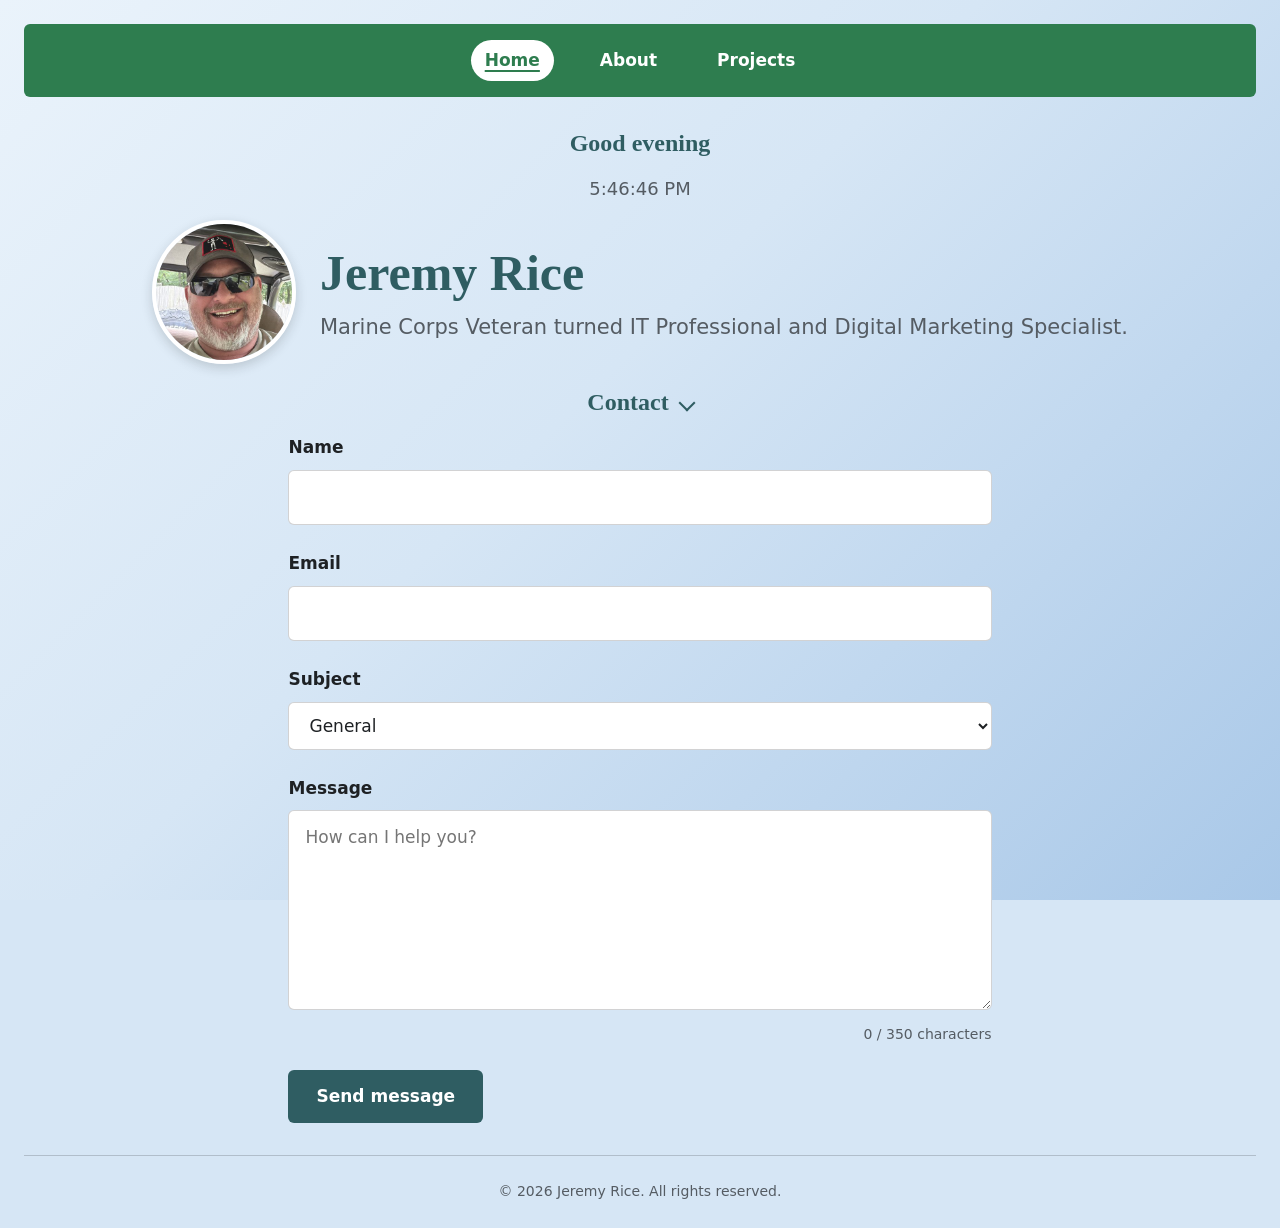
<file: index.html>
<!DOCTYPE html>
<html lang="en">
<head>
  <meta charset="UTF-8">
  <meta name="viewport" content="width=device-width, initial-scale=1.0">
  <title>Jeremy Rice | Veteran. Marketer. Technologist.</title>
  <link rel="stylesheet" href="profile.css">
</head>
<body>
  <nav aria-label="Main">
    <ul>
      <li><a href="index.html" aria-current="page">Home</a></li>
      <li><a href="about.html">About</a></li>
      <li><a href="projects.html">Projects</a></li>
    </ul>
  </nav>

  <h2 id="greeting"></h2>
  <p id="clock"><time></time></p>

  <header>
    <img src="jeremy.jpg" alt="Photo of Jeremy Rice" width="400" height="400">
    <hgroup>
      <h1>Jeremy Rice</h1>
      <p>Marine Corps Veteran turned IT Professional and Digital Marketing Specialist.</p>
    </hgroup>
  </header>

  <main>
    <section id="contact">
      <h2>
        <button type="button" class="section-toggle" aria-expanded="true" aria-controls="contact-content">Contact</button>
      </h2>
      <div id="contact-content">
        <form>
          <p>
            <label for="name">Name</label>
            <input type="text" id="name" name="name" autocomplete="name" required>
          </p>

          <p>
            <label for="email">Email</label>
            <input type="email" id="email" name="email" autocomplete="email" required>
          </p>

          <p>
            <label for="subject">Subject</label>
            <select id="subject" name="subject">
              <option value="general">General</option>
              <option value="project-inquiry">Project inquiry</option>
              <option value="other">Other</option>
            </select>
          </p>

          <p>
            <label for="message">Message</label>
            <textarea id="message" name="message" rows="6" maxlength="350" placeholder="How can I help you?" aria-describedby="message-count" required></textarea>
            <span id="message-count" class="char-count">0 / 350 characters</span>
          </p>

          <button type="submit">Send message</button>
        </form>
      </div>
    </section>
  </main>

  <footer>
    <p>&copy; 2026 Jeremy Rice. All rights reserved.</p>
  </footer>

  <script src="profile.js"></script>
</body>
</html>
</file>
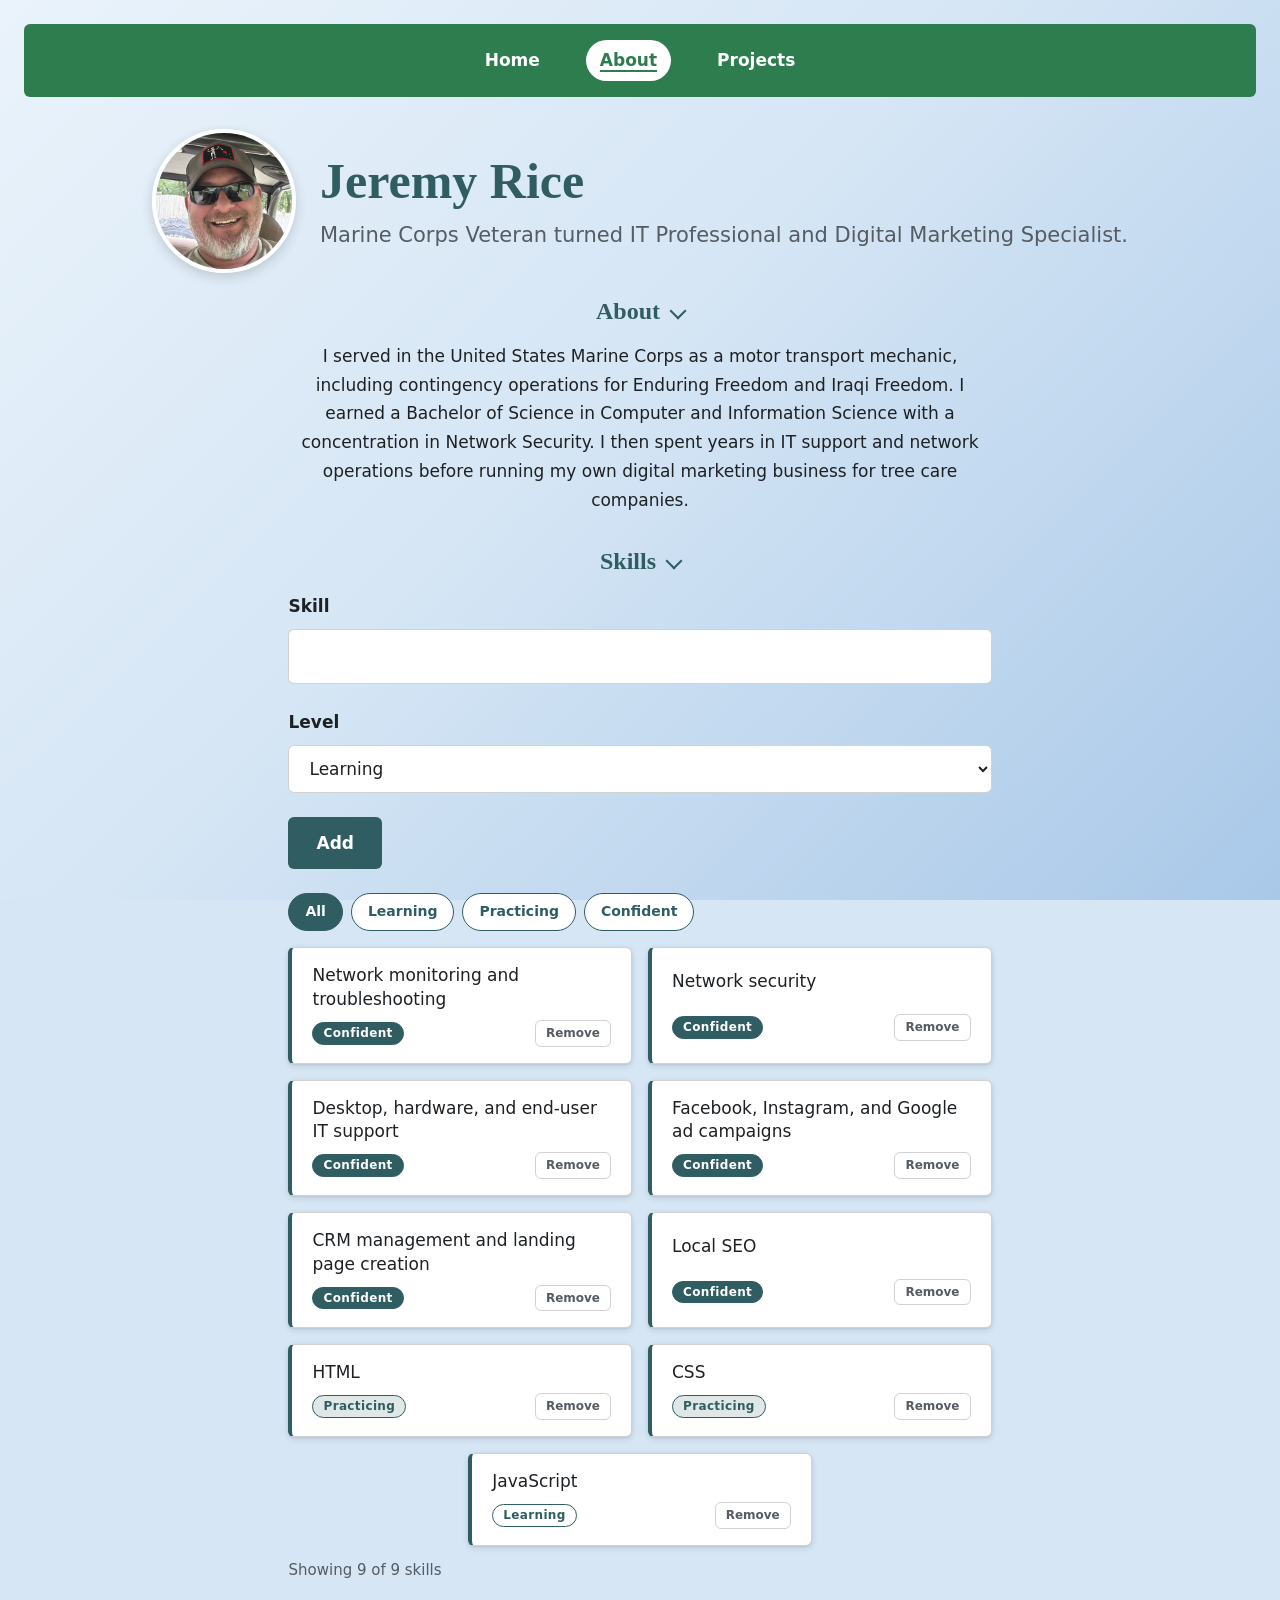
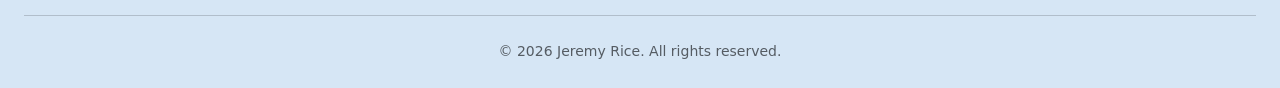
<file: about.html>
<!DOCTYPE html>
<html lang="en">
<head>
  <meta charset="UTF-8">
  <meta name="viewport" content="width=device-width, initial-scale=1.0">
  <title>About | Jeremy Rice</title>
  <link rel="stylesheet" href="profile.css">
</head>
<body>
  <nav aria-label="Main">
    <ul>
      <li><a href="index.html">Home</a></li>
      <li><a href="about.html" aria-current="page">About</a></li>
      <li><a href="projects.html">Projects</a></li>
    </ul>
  </nav>

  <header>
    <img src="jeremy.jpg" alt="Photo of Jeremy Rice" width="400" height="400">
    <hgroup>
      <h1>Jeremy Rice</h1>
      <p>Marine Corps Veteran turned IT Professional and Digital Marketing Specialist.</p>
    </hgroup>
  </header>

  <main>
    <section id="about">
      <h2>
        <button type="button" class="section-toggle" aria-expanded="true" aria-controls="about-content">About</button>
      </h2>
      <div id="about-content">
        <p>I served in the United States Marine Corps as a motor transport mechanic, including contingency operations for Enduring Freedom and Iraqi Freedom. I earned a Bachelor of Science in Computer and Information Science with a concentration in Network Security. I then spent years in IT support and network operations before running my own digital marketing business for tree care companies.</p>
      </div>
    </section>

    <section id="skills">
      <h2>
        <button type="button" class="section-toggle" aria-expanded="true" aria-controls="skills-content">Skills</button>
      </h2>
      <div id="skills-content">
        <form id="skill-form">
          <p>
            <label for="skill-name">Skill</label>
            <input type="text" id="skill-name" name="skill-name" required>
          </p>

          <p>
            <label for="skill-level">Level</label>
            <select id="skill-level" name="skill-level">
              <option value="learning">Learning</option>
              <option value="practicing">Practicing</option>
              <option value="confident">Confident</option>
            </select>
          </p>

          <button type="submit">Add</button>
        </form>

        <div class="skill-filters" role="group" aria-label="Filter skills by level">
          <button type="button" class="skill-filter" data-filter="all" aria-pressed="true">All</button>
          <button type="button" class="skill-filter" data-filter="learning" aria-pressed="false">Learning</button>
          <button type="button" class="skill-filter" data-filter="practicing" aria-pressed="false">Practicing</button>
          <button type="button" class="skill-filter" data-filter="confident" aria-pressed="false">Confident</button>
        </div>

        <!-- Skills are rendered here by renderSkills() in profile.js -->
        <ul id="skill-list"></ul>

        <p id="skill-count" aria-live="polite"></p>
      </div>
    </section>
  </main>

  <footer>
    <p>&copy; 2026 Jeremy Rice. All rights reserved.</p>
  </footer>

  <script src="profile.js"></script>
</body>
</html>
</file>
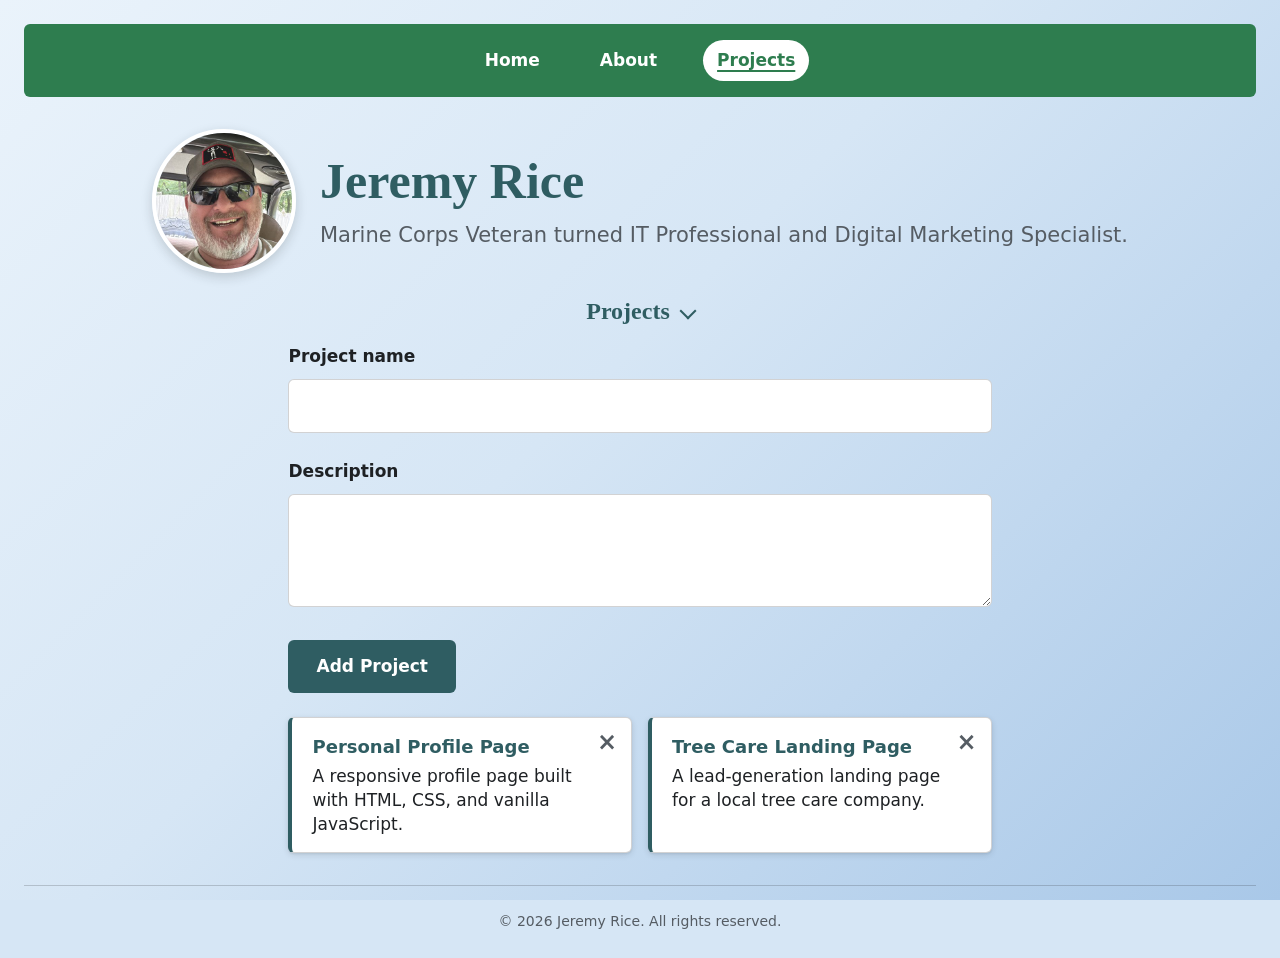
<file: projects.html>
<!DOCTYPE html>
<html lang="en">
<head>
  <meta charset="UTF-8">
  <meta name="viewport" content="width=device-width, initial-scale=1.0">
  <title>Projects | Jeremy Rice</title>
  <link rel="stylesheet" href="profile.css">
</head>
<body>
  <nav aria-label="Main">
    <ul>
      <li><a href="index.html">Home</a></li>
      <li><a href="about.html">About</a></li>
      <li><a href="projects.html" aria-current="page">Projects</a></li>
    </ul>
  </nav>

  <header>
    <img src="jeremy.jpg" alt="Photo of Jeremy Rice" width="400" height="400">
    <hgroup>
      <h1>Jeremy Rice</h1>
      <p>Marine Corps Veteran turned IT Professional and Digital Marketing Specialist.</p>
    </hgroup>
  </header>

  <main>
    <section id="projects">
      <h2>
        <button type="button" class="section-toggle" aria-expanded="true" aria-controls="projects-content">Projects</button>
      </h2>
      <div id="projects-content">
        <form id="project-form">
          <p>
            <label for="project-name">Project name</label>
            <input type="text" id="project-name" name="project-name" required>
          </p>

          <p>
            <label for="project-description">Description</label>
            <textarea id="project-description" name="project-description" rows="3" required></textarea>
          </p>

          <button type="submit">Add Project</button>
        </form>

        <!-- Cards are rendered here by renderProjects() in profile.js -->
        <ul id="project-list"></ul>
        <p id="project-empty" hidden>No projects yet. Add one above.</p>
      </div>
    </section>
  </main>

  <footer>
    <p>&copy; 2026 Jeremy Rice. All rights reserved.</p>
  </footer>

  <script src="profile.js"></script>
</body>
</html>
</file>
<file: profile.css>
/* =========================================================
   Jeremy Rice — Profile Page Styles

   Mobile-first: the styles below are the phone layout.
   Larger screens are handled at the bottom of this file:
   section 9 = tablets (768px+), section 10 = desktops (1024px+).
   ========================================================= */


/* ---------------------------------------------------------
   1. Color palette
   --------------------------------------------------------- */
:root {
  --color-bg: #d6e6f5;      /* light blue background */
  --color-nav: #2e7d4f;     /* green nav banner */
  --color-text: #1e2124;    /* near-black body text */
  --color-accent: #2f5d62;  /* muted slate-teal for headings and accents */

  /* Tints mixed from the palette above (not new colors) */
  --color-border: color-mix(in srgb, var(--color-text) 20%, transparent);
  --color-muted: color-mix(in srgb, var(--color-text) 70%, var(--color-bg));
}


/* ---------------------------------------------------------
   2. Base and typography
   --------------------------------------------------------- */
*,
*::before,
*::after {
  box-sizing: border-box;
}

/* Smooth scrolling when nav links jump to a section */
html {
  scroll-behavior: smooth;
}

/* Leave a little space above a section after jumping to it */
section {
  scroll-margin-top: 1.5rem;
}

/* Turn off smooth scrolling for people who prefer reduced motion */
@media (prefers-reduced-motion: reduce) {
  html {
    scroll-behavior: auto;
  }
}

/* Phone: page uses the full screen width with slim padding;
   the footer is pushed to the bottom on short pages */
body {
  display: flex;
  flex-direction: column;
  min-height: 100vh;
  min-height: 100dvh;
  margin: 0;
  padding: 1rem;
  background-color: var(--color-bg); /* fallback if gradients aren't supported */
  /* Blue gradient: lighter at the top-left, deeper at the bottom-right */
  background-image: linear-gradient(135deg, #eaf3fb 0%, var(--color-bg) 45%, #a9c8e8 100%);
  background-attachment: fixed;
  color: var(--color-text);
  font-family: system-ui, -apple-system, "Segoe UI", Roboto, "Helvetica Neue", Arial, sans-serif;
  font-size: 1.0625rem;
  line-height: 1.7;
}

/* Headings use a serif font (system fonts only, no web fonts);
   body text keeps the sans-serif stack set on <body> */
h1,
h2 {
  color: var(--color-accent);
  font-family: ui-serif, Georgia, Cambria, "Times New Roman", Times, serif;
  line-height: 1.2;
}

h2 {
  margin: 0 0 1rem;
  font-size: 1.5rem;
}

#greeting {
  text-align: center;
}

/* Section titles that show/hide their content */
.section-toggle {
  display: flex;
  align-items: center;
  justify-content: center;
  gap: 0.75rem;
  width: 100%;
  padding: 0;
  background: none;
  color: inherit;
  font: inherit;
  text-align: center;
  cursor: pointer;
}

.section-toggle:hover {
  background: none;
  text-decoration: underline;
  text-underline-offset: 0.2em;
}

/* Chevron: points down when open, right when closed */
.section-toggle::after {
  content: "";
  width: 0.5em;
  height: 0.5em;
  border-right: 2px solid currentColor;
  border-bottom: 2px solid currentColor;
  transform: rotate(45deg);
  transition: transform 0.2s ease;
}

.section-toggle[aria-expanded="false"]::after {
  transform: rotate(-45deg);
}

/* Character counter under the Message box */
.char-count {
  display: block;
  margin-top: 0.25rem;
  color: var(--color-muted);
  font-size: 0.875rem;
  font-variant-numeric: tabular-nums;
  text-align: right;
}

.char-count.at-limit {
  color: #b3261e;
  font-weight: 600;
}

#clock {
  color: var(--color-muted);
  font-size: 1.125rem;
  font-variant-numeric: tabular-nums; /* keeps digits from shifting as they change */
  text-align: center;
}

p {
  margin: 0 0 1rem;
}


/* ---------------------------------------------------------
   3. Header
   --------------------------------------------------------- */
/* Phone: photo stacked above the name and tagline, all centered */
header {
  display: flex;
  flex-direction: column;
  align-items: center;
  justify-content: center;
  gap: 1.5rem;
  margin-bottom: 1.5rem;
  text-align: center;
}

header img {
  flex-shrink: 0;
  width: 9rem;
  height: 9rem;
  border: 4px solid #ffffff;
  border-radius: 50%;
  object-fit: cover;
  box-shadow: 0 4px 12px rgba(30, 33, 36, 0.18);
}

hgroup {
  margin: 0;
}

header h1 {
  margin: 0 0 0.625rem;
  font-size: 2.625rem;
}

header p {
  margin: 0;
  color: var(--color-muted);
  font-size: 1.1875rem;
  line-height: 1.4;
}


/* ---------------------------------------------------------
   4. Navigation (flexbox)
   --------------------------------------------------------- */
nav {
  margin-bottom: 2rem;
  padding: 1rem;
  border-radius: 0.375rem;
  background-color: var(--color-nav);
}

/* Phone: links stack vertically, one per line */
nav ul {
  display: flex;
  flex-direction: column;
  align-items: center;
  gap: 0.5rem;
  margin: 0;
  padding: 0;
  list-style: none;
}

nav a {
  display: inline-block;
  padding: 0.375rem 0.875rem;
  border-radius: 999px;
  color: #ffffff;
  font-weight: 600;
  text-decoration: none;
  transition: background-color 0.2s ease, color 0.2s ease;
}

/* Hover: link becomes a white pill with green text */
nav a:hover {
  background-color: #ffffff;
  color: var(--color-nav);
}

/* Current page: stays a white pill, with an underline so it doesn't
   rely on color alone */
nav a[aria-current="page"] {
  background-color: #ffffff;
  color: var(--color-nav);
  text-decoration: underline;
  text-decoration-thickness: 2px;
  text-underline-offset: 0.25em;
}

nav a:focus-visible {
  outline: 2px solid #ffffff;
  outline-offset: 3px;
}


/* ---------------------------------------------------------
   5. Main sections
   --------------------------------------------------------- */
main {
  flex: 1;
}

/* Phone: sections use the full width, content centered */
main section {
  margin: 0 auto 2rem;
  text-align: center;
}

/* Form labels and fields read best left-aligned inside the centered form */
form {
  text-align: left;
}


/* ---------------------------------------------------------
   6. Skills (grid)
   --------------------------------------------------------- */
/* Phone: one column so the cards stay readable */
/* Flex-wrap instead of grid so a partly filled row (e.g. after
   filtering) is centered rather than stuck to the left */
#skills ul {
  --skill-columns: 1;
  --skill-gap: 1rem;
  display: flex;
  flex-wrap: wrap;
  justify-content: center;
  gap: var(--skill-gap);
  margin: 0;
  padding: 0;
  list-style: none;
}

/* Each card's width = row width split into equal columns, minus the gaps */
#skills ul > li {
  box-sizing: border-box;
  width: calc((100% - (var(--skill-columns) - 1) * var(--skill-gap)) / var(--skill-columns));
}

#skills li {
  padding: 1rem 1.25rem;
  background-color: #ffffff;
  /* Soft shadow so each card lifts off the blue background */
  box-shadow: 0 2px 6px rgba(30, 33, 36, 0.12), 0 1px 2px rgba(30, 33, 36, 0.08);
  border: 1px solid var(--color-border);
  border-left: 4px solid var(--color-accent);
  border-radius: 0.375rem;
  line-height: 1.4;
  transition: transform 0.2s ease, box-shadow 0.2s ease;
}

/* Hover lift: card rises and its shadow deepens */
#skills li:hover {
  transform: translateY(-4px);
  box-shadow: 0 8px 16px rgba(30, 33, 36, 0.16), 0 3px 6px rgba(30, 33, 36, 0.10);
}

#skill-form {
  margin-bottom: 1.5rem;
}

#skill-count {
  margin: 0.75rem 0 0;
  color: var(--color-muted);
  font-size: 0.9375rem;
  text-align: left;
}

/* Filter buttons above the skills list */
.skill-filters {
  display: flex;
  flex-wrap: wrap;
  gap: 0.5rem;
  margin-bottom: 1rem;
}

.skill-filter {
  padding: 0.375rem 1rem;
  border: 1px solid var(--color-accent);
  border-radius: 999px;
  background-color: #ffffff;
  color: var(--color-accent);
  font-size: 0.875rem;
  transition: background-color 0.3s ease;
}

.skill-filter:hover {
  background-color: color-mix(in srgb, var(--color-accent) 12%, #ffffff);
}

/* Active filter: solid teal background */
.skill-filter[aria-pressed="true"],
.skill-filter[aria-pressed="true"]:hover {
  background-color: var(--color-accent);
  color: #ffffff;
}

/* Skill card: name on the left, level badge on the right */
/* Skill card: name gets its own full-width line, with the level badge
   and Remove button on the line below, so long names have room */
#skills li.skill {
  display: flex;
  flex-wrap: wrap;
  align-items: center;
  gap: 0.5rem 0.75rem;
  text-align: left;
}

.skill-level {
  flex-shrink: 0;
  padding: 0.125rem 0.625rem;
  border: 1px solid var(--color-accent);
  border-radius: 999px;
  font-size: 0.75rem;
  font-weight: 600;
  letter-spacing: 0.03em;
  text-transform: capitalize;
}

/* Name takes the free space so the badge and Remove button sit at the right */
.skill-name {
  flex: 1 1 100%;
}

/* The name is a button (so it's clickable), styled to look like plain text */
button.skill-name {
  padding: 0;
  border-radius: 0.125rem;
  background: none;
  color: inherit;
  font: inherit;
  text-align: left;
  cursor: text;
}

/* Dotted underline on hover hints that the name can be edited */
button.skill-name:hover {
  background: none;
  text-decoration: underline dotted;
  text-underline-offset: 0.2em;
}

/* Text box that replaces the name while editing */
.skill-name-input {
  flex: 1;
  width: auto;
  min-width: 0;
  padding: 0.25rem 0.5rem;
  font-size: inherit;
  line-height: inherit;
}

.skill-remove {
  flex-shrink: 0;
  margin-left: auto; /* pushes Remove to the right end of the badge line */
  padding: 0.25rem 0.625rem;
  border: 1px solid var(--color-border);
  background: none;
  color: var(--color-muted);
  font-size: 0.75rem;
}

.skill-remove:hover {
  border-color: #b3261e;
  background-color: color-mix(in srgb, #b3261e 12%, transparent);
  color: #b3261e;
}

/* Badge fill deepens as the level goes up */
.skill-level--learning {
  background-color: transparent;
  color: var(--color-accent);
}

.skill-level--practicing {
  background-color: color-mix(in srgb, var(--color-accent) 15%, #ffffff);
  color: var(--color-accent);
}

.skill-level--confident {
  background-color: var(--color-accent);
  color: #ffffff;
}

/* No motion for people who prefer reduced motion */
@media (prefers-reduced-motion: reduce) {
  #skills li {
    transition: none;
  }

  #skills li:hover {
    transform: none;
  }
}


/* ---------------------------------------------------------
   6b. Projects (cards rendered by JavaScript)
   --------------------------------------------------------- */
#project-form {
  margin-bottom: 1.5rem;
}

#project-list {
  display: grid;
  grid-template-columns: 1fr;
  gap: 1rem;
  margin: 0;
  padding: 0;
  list-style: none;
}

/* Long words or URLs with no spaces break onto the next line instead of
   pushing past the card (and widening the page on phones) */
.skill-name,
.project-card h3,
.project-card p {
  overflow-wrap: anywhere;
}

.project-card {
  position: relative;
  min-width: 0; /* lets the grid column shrink instead of stretching to fit long text */
  padding: 1rem 3rem 1rem 1.25rem; /* right padding leaves room for the × */
  background-color: #ffffff;
  box-shadow: 0 2px 6px rgba(30, 33, 36, 0.12), 0 1px 2px rgba(30, 33, 36, 0.08);
  border: 1px solid var(--color-border);
  border-left: 4px solid var(--color-accent);
  border-radius: 0.375rem;
  line-height: 1.4;
  text-align: left;
}

.project-card h3 {
  margin: 0 0 0.375rem;
  color: var(--color-accent);
  font-size: 1.125rem;
}

.project-card p {
  margin: 0;
}

.project-delete {
  position: absolute;
  top: 0.5rem;
  right: 0.5rem;
  width: 2rem;
  height: 2rem;
  padding: 0;
  border-radius: 50%;
  background: none;
  color: var(--color-muted);
  font-size: 1.5rem;
  line-height: 1;
}

.project-delete:hover {
  background-color: color-mix(in srgb, #b3261e 12%, transparent);
  color: #b3261e;
}

#project-empty {
  color: var(--color-muted);
}


/* ---------------------------------------------------------
   7. Contact form
   --------------------------------------------------------- */
form p {
  margin-bottom: 1.5rem;
}

label {
  display: block;
  margin-bottom: 0.5rem;
  font-weight: 600;
}

input,
select,
textarea {
  width: 100%;
  padding: 0.75rem 1rem;
  border: 1px solid var(--color-border);
  border-radius: 0.375rem;
  background-color: #ffffff;
  color: var(--color-text);
  font: inherit;
}

textarea {
  resize: vertical;
}

input:focus,
select:focus,
textarea:focus {
  outline: 3px solid color-mix(in srgb, var(--color-accent) 35%, transparent);
  outline-offset: 1px;
  border-color: var(--color-accent);
}

button {
  padding: 0.75rem 1.75rem;
  border: none;
  border-radius: 0.375rem;
  background-color: var(--color-accent);
  color: #ffffff;
  font: inherit;
  font-weight: 600;
  cursor: pointer;
}

button:hover {
  background-color: color-mix(in srgb, var(--color-accent) 85%, var(--color-text));
}

button:focus-visible {
  outline: 3px solid color-mix(in srgb, var(--color-accent) 35%, transparent);
  outline-offset: 2px;
}


/* ---------------------------------------------------------
   8. Footer
   --------------------------------------------------------- */
footer {
  padding-top: 1.5rem;
  border-top: 1px solid var(--color-border);
  color: var(--color-muted);
  font-size: 0.875rem;
  text-align: center;
}

footer p {
  margin: 0;
}


/* =========================================================
   9. RESPONSIVE: TABLETS (768px and wider)
   Everything above is the phone layout. These rules
   override it on tablets and also carry up to desktops.
   ========================================================= */
@media (min-width: 768px) {

  /* Body re-centers with a larger max-width and more padding */
  body {
    width: 100%;
    max-width: 80rem;
    margin: 0 auto;
    padding: 1.25rem;
  }

  /* Header: photo sits beside the name and tagline */
  header {
    flex-direction: row;
    text-align: left;
  }

  /* Tablet: slightly smaller photo and text than desktop */
  header img {
    width: 8rem;
    height: 8rem;
  }

  header h1 {
    font-size: 2.875rem;
  }

  header p {
    font-size: 1.25rem;
  }

  /* Nav: links lay out horizontally with even gaps */
  nav ul {
    flex-direction: row;
    justify-content: center;
    gap: 1.5rem;
  }

  /* Sections: held to a readable 65ch width, centered */
  main section {
    max-width: 65ch;
  }

  /* Tablet and up: skills in 2 columns (wide enough for long names) */
  #skills ul {
    --skill-columns: 2;
  }

  /* Tablet and up: project cards side by side */
  #project-list {
    grid-template-columns: repeat(2, 1fr);
  }
}


/* =========================================================
   10. RESPONSIVE: DESKTOPS (1024px and wider)
   Builds on the tablet rules above; only the
   differences are listed here.
   ========================================================= */
@media (min-width: 1024px) {

  /* More breathing room around the page */
  body {
    padding: 1.5rem;
  }

  /* Full-size photo, name and tagline */
  header img {
    width: 9rem;
    height: 9rem;
  }

  header h1 {
    font-size: 3.125rem;
  }

  header p {
    font-size: 1.3125rem;
  }

  /* Wider gaps between nav links */
  nav ul {
    gap: 2rem;
  }

}
</file>
